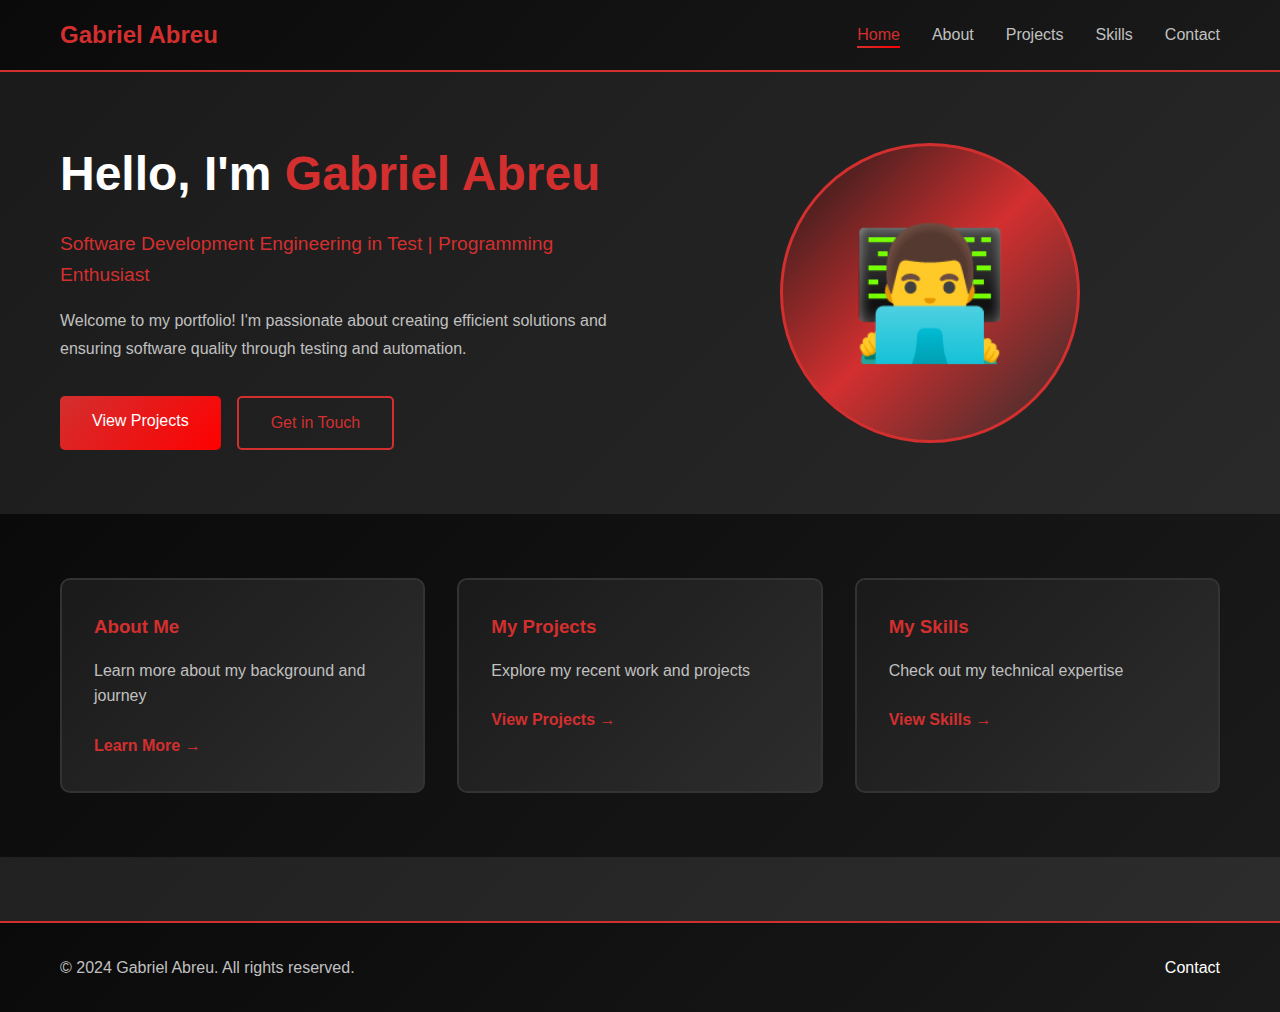
<file: index.html>
<!DOCTYPE html>
<html lang="en">
<head>
    <meta charset="UTF-8">
    <meta name="viewport" content="width=device-width, initial-scale=1.0">
    <title>Gabriel Abreu - Portfolio</title>
    <link rel="stylesheet" href="styles.css">
</head>
<body>
    <!-- Navigation -->
    <nav class="navbar">
        <div class="nav-container">
            <div class="logo">Gabriel Abreu</div>
            <ul class="nav-menu">
                <li><a href="index.html" class="active">Home</a></li>
                <li><a href="about.html">About</a></li>
                <li><a href="projects.html">Projects</a></li>
                <li><a href="skills.html">Skills</a></li>
                <li><a href="contact.html">Contact</a></li>
            </ul>
            <div class="hamburger">
                <span></span>
                <span></span>
                <span></span>
            </div>
        </div>
    </nav>

    <!-- Hero Section -->
    <section class="hero">
        <div class="hero-content">
            <h1>Hello, I'm <span class="highlight">Gabriel Abreu</span></h1>
            <p class="hero-subtitle">Software Development Engineering in Test | Programming Enthusiast</p>
            <p class="hero-description">Welcome to my portfolio! I'm passionate about creating efficient solutions and ensuring software quality through testing and automation.</p>
            <div class="hero-buttons">
                <a href="projects.html" class="btn btn-primary">View Projects</a>
                <a href="contact.html" class="btn btn-secondary">Get in Touch</a>
            </div>
        </div>
        <div class="hero-image">
            <div class="placeholder-image">👨‍💻</div>
        </div>
    </section>

    <!-- Quick Links -->
    <section class="quick-links">
        <div class="container">
            <div class="link-card">
                <h3>About Me</h3>
                <p>Learn more about my background and journey</p>
                <a href="about.html" class="link-btn">Learn More →</a>
            </div>
            <div class="link-card">
                <h3>My Projects</h3>
                <p>Explore my recent work and projects</p>
                <a href="projects.html" class="link-btn">View Projects →</a>
            </div>
            <div class="link-card">
                <h3>My Skills</h3>
                <p>Check out my technical expertise</p>
                <a href="skills.html" class="link-btn">View Skills →</a>
            </div>
        </div>
    </section>

    <!-- Footer -->
    <footer class="footer">
        <div class="container">
            <p>&copy; 2024 Gabriel Abreu. All rights reserved.</p>
            <div class="social-links">
                <a href="contact.html">Contact</a>
            </div>
        </div>
    </footer>

    <script src="script.js"></script>
</body>
</html>
</file>
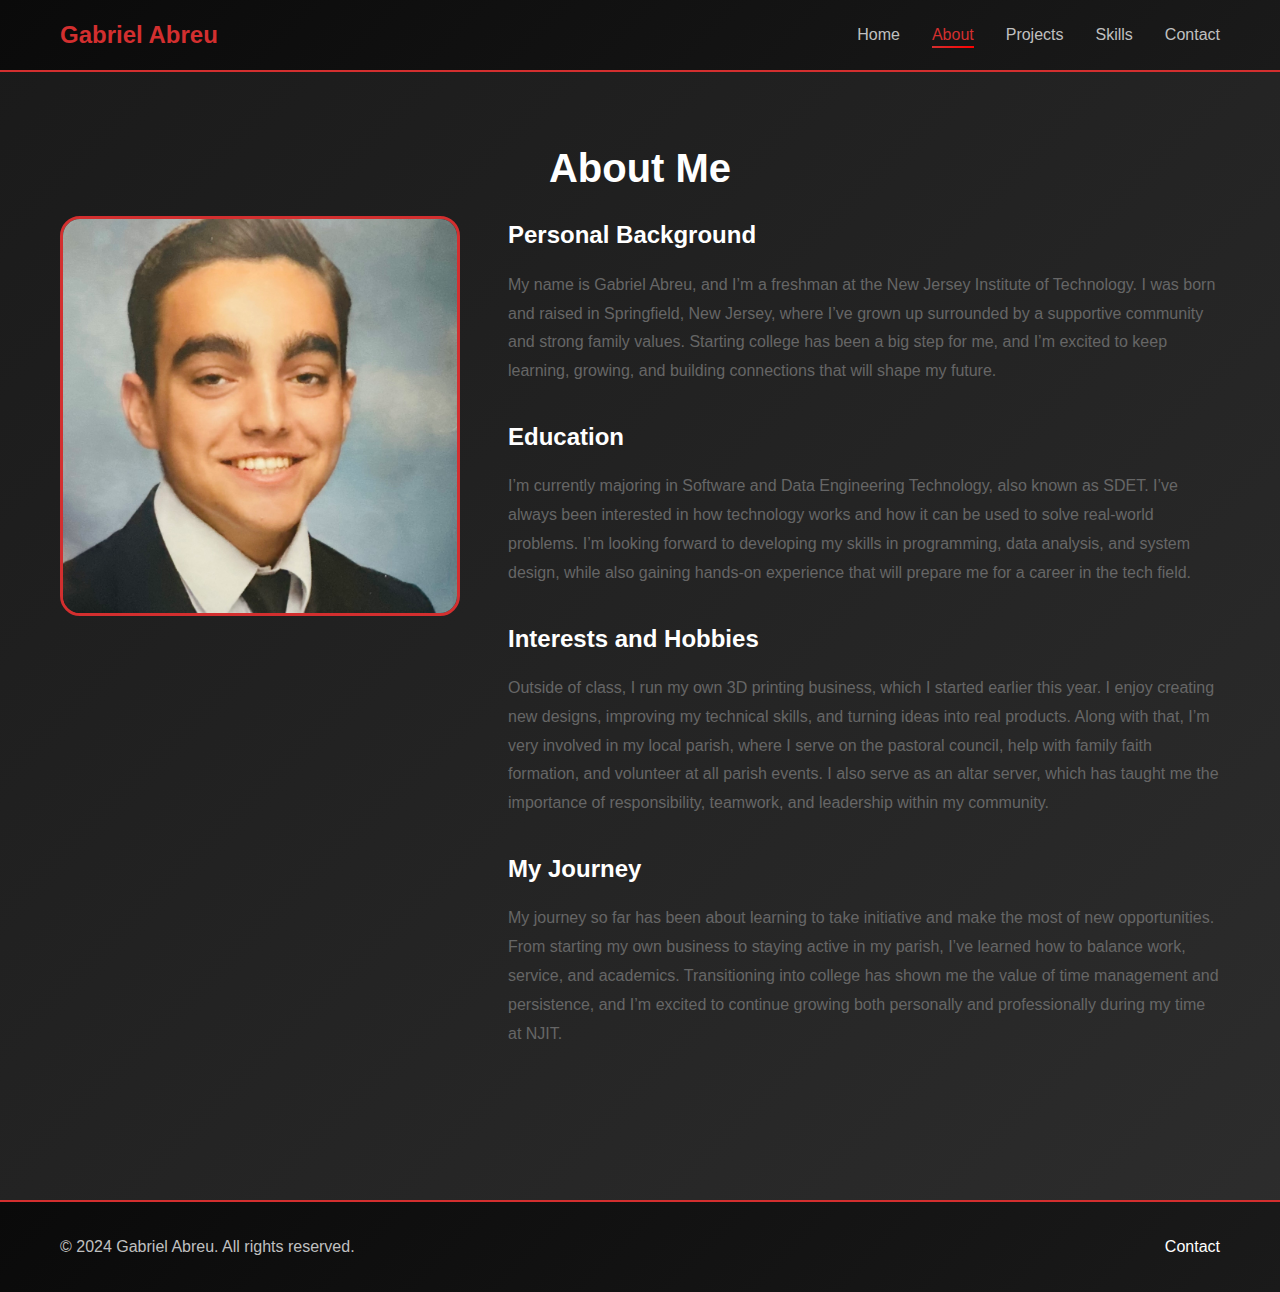
<file: about.html>
<!DOCTYPE html>
<html lang="en">
<head>
    <meta charset="UTF-8">
    <meta name="viewport" content="width=device-width, initial-scale=1.0">
    <title>About Me - Gabriel's Portfolio</title>
    <link rel="stylesheet" href="styles.css">
</head>
<body>
    <!-- Navigation -->
    <nav class="navbar">
        <div class="nav-container">
            <div class="logo">Gabriel Abreu</div>
            <ul class="nav-menu">
                <li><a href="index.html">Home</a></li>
                <li><a href="about.html" class="active">About</a></li>
                <li><a href="projects.html">Projects</a></li>
                <li><a href="skills.html">Skills</a></li>
                <li><a href="contact.html">Contact</a></li>
            </ul>
            <div class="hamburger">
                <span></span>
                <span></span>
                <span></span>
            </div>
        </div>
    </nav>

    <!-- About Section -->
    <section class="page-section">
        <div class="container">
            <h1 class="page-title">About Me</h1>
            
            <div class="about-content">
                <div class="about-image">
                    <img src="images/IMG_4500.jpeg" alt="Gabriel Abreu" class="profile-image-large">
                </div>
                
                <div class="about-text">
                    <h2>Personal Background</h2>
                    <p>
                        My name is Gabriel Abreu, and I’m a freshman at the New Jersey Institute of Technology. I was born and raised in Springfield, New Jersey, where I’ve grown up surrounded by a supportive community and strong family values. Starting college has been a big step for me, and I’m excited to keep learning, growing, and building connections that will shape my future.
                    </p>

                    <h2>Education</h2>
                    <p>
                        I’m currently majoring in Software and Data Engineering Technology, also known as SDET. I’ve always been interested in how technology works and how it can be used to solve real-world problems. I’m looking forward to developing my skills in programming, data analysis, and system design, while also gaining hands-on experience that will prepare me for a career in the tech field.
                    </p>

                    <h2>Interests and Hobbies</h2>
                    <p>
                        Outside of class, I run my own 3D printing business, which I started earlier this year. I enjoy creating new designs, improving my technical skills, and turning ideas into real products. Along with that, I’m very involved in my local parish, where I serve on the pastoral council, help with family faith formation, and volunteer at all parish events. I also serve as an altar server, which has taught me the importance of responsibility, teamwork, and leadership within my community.
                    </p>

                    <h2>My Journey</h2>
                    <p>
                        My journey so far has been about learning to take initiative and make the most of new opportunities. From starting my own business to staying active in my parish, I’ve learned how to balance work, service, and academics. Transitioning into college has shown me the value of time management and persistence, and I’m excited to continue growing both personally and professionally during my time at NJIT.
                    </p>
                </div>
            </div>
        </div>
    </section>

    <!-- Footer -->
    <footer class="footer">
        <div class="container">
            <p>&copy; 2024 Gabriel Abreu. All rights reserved.</p>
            <div class="social-links">
                <a href="contact.html">Contact</a>
            </div>
        </div>
    </footer>

    <script src="script.js"></script>
</body>
</html>
</file>
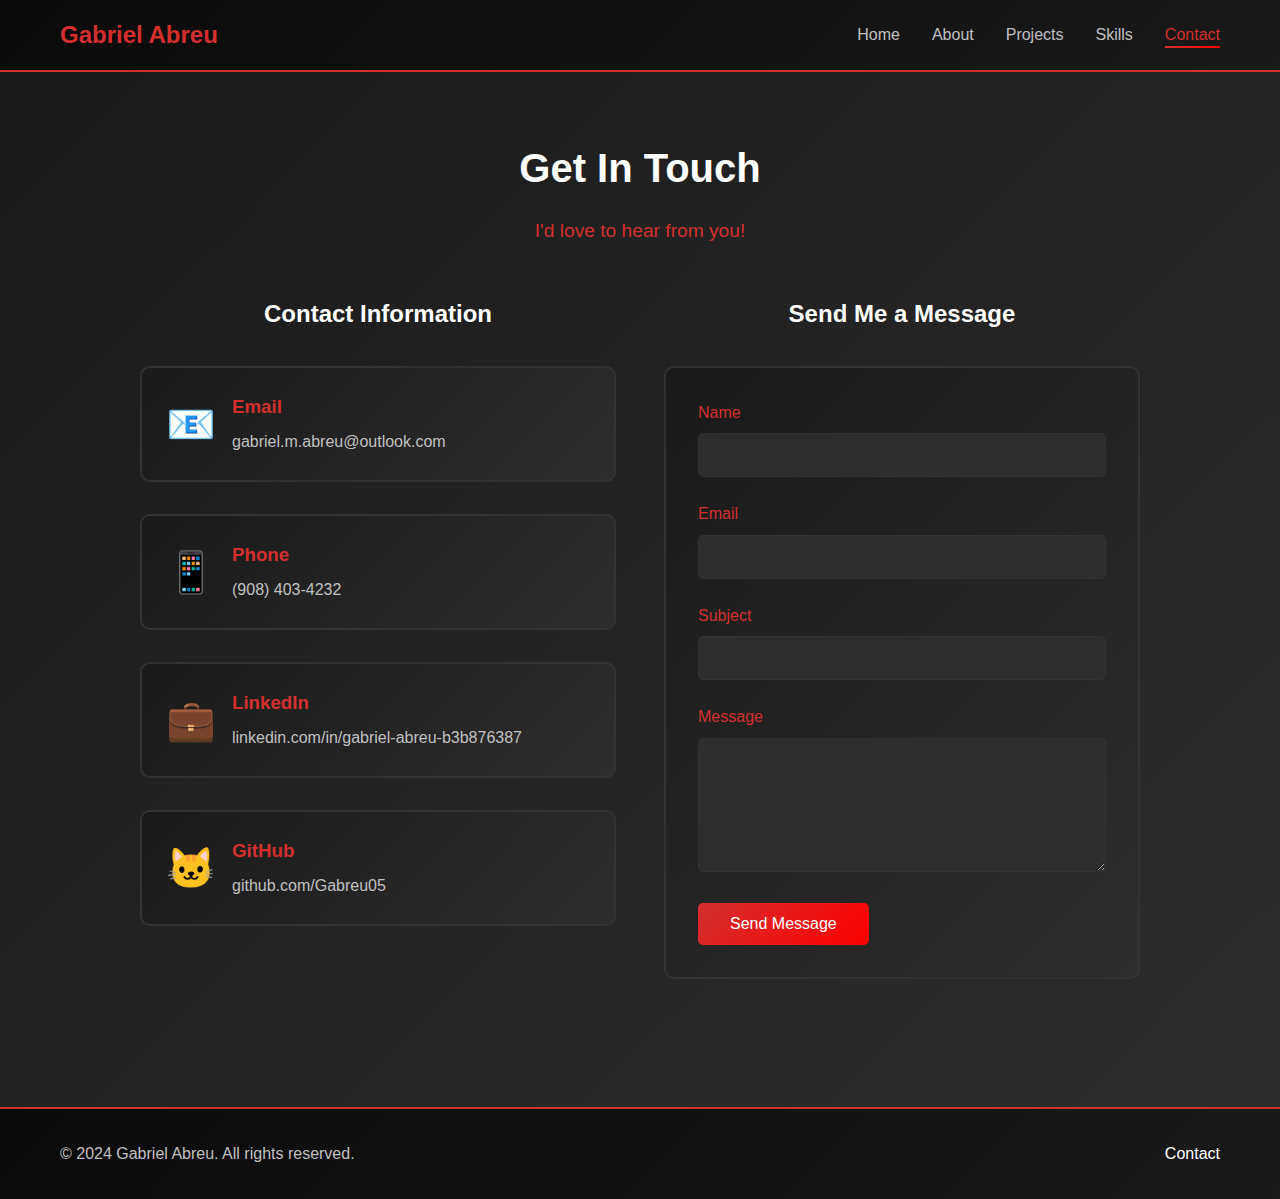
<file: contact.html>
<!DOCTYPE html>
<html lang="en">
<head>
    <meta charset="UTF-8">
    <meta name="viewport" content="width=device-width, initial-scale=1.0">
    <title>Contact - Gabriel's Portfolio</title>
    <link rel="stylesheet" href="styles.css">
</head>
<body>
    <!-- Navigation -->
    <nav class="navbar">
        <div class="nav-container">
            <div class="logo">Gabriel Abreu</div>
            <ul class="nav-menu">
                <li><a href="index.html">Home</a></li>
                <li><a href="about.html">About</a></li>
                <li><a href="projects.html">Projects</a></li>
                <li><a href="skills.html">Skills</a></li>
                <li><a href="contact.html" class="active">Contact</a></li>
            </ul>
            <div class="hamburger">
                <span></span>
                <span></span>
                <span></span>
            </div>
        </div>
    </nav>

    <!-- Contact Section -->
    <section class="page-section">
        <div class="container">
            <h1 class="page-title">Get In Touch</h1>
            <p class="page-subtitle">I'd love to hear from you!</p>
            
            <div class="contact-container">
                <!-- Contact Info -->
                <div class="contact-info">
                    <h2>Contact Information</h2>
                    <div class="contact-item">
                        <div class="contact-icon">📧</div>
                        <div>
                            <h3>Email</h3>
                            <p><a href="mailto:gabriel.m.abreu@outlook.com">gabriel.m.abreu@outlook.com</a></p>
                        </div>
                    </div>
                    <div class="contact-item">
                        <div class="contact-icon">📱</div>
                        <div>
                            <h3>Phone</h3>
                            <p><a href="tel:9084034232">(908) 403-4232</a></p>
                        </div>
                    </div>
                    <div class="contact-item">
                        <div class="contact-icon">💼</div>
                        <div>
                            <h3>LinkedIn</h3>
                            <p><a href="https://www.linkedin.com/in/gabriel-abreu-b3b876387/" target="_blank">linkedin.com/in/gabriel-abreu-b3b876387</a></p>
                        </div>
                    </div>
                    <div class="contact-item">
                        <div class="contact-icon">🐱</div>
                        <div>
                            <h3>GitHub</h3>
                            <p><a href="https://github.com/Gabreu05" target="_blank">github.com/Gabreu05</a></p>
                        </div>
                    </div>
                </div>

                <!-- Contact Form -->
                <div class="contact-form-container">
                    <h2>Send Me a Message</h2>
                    <form class="contact-form" id="contactForm">
                        <div class="form-group">
                            <label for="name">Name</label>
                            <input type="text" id="name" name="name" required>
                        </div>
                        <div class="form-group">
                            <label for="email">Email</label>
                            <input type="email" id="email" name="email" required>
                        </div>
                        <div class="form-group">
                            <label for="subject">Subject</label>
                            <input type="text" id="subject" name="subject" required>
                        </div>
                        <div class="form-group">
                            <label for="message">Message</label>
                            <textarea id="message" name="message" rows="6" required></textarea>
                        </div>
                        <button type="submit" class="btn btn-primary">Send Message</button>
                    </form>
                </div>
            </div>
        </div>
    </section>

    <!-- Footer -->
    <footer class="footer">
        <div class="container">
            <p>&copy; 2024 Gabriel Abreu. All rights reserved.</p>
            <div class="social-links">
                <a href="contact.html">Contact</a>
            </div>
        </div>
    </footer>

    <script src="script.js"></script>
    <script>
        document.addEventListener('DOMContentLoaded', () => {
            document.body.classList.add('loaded');
        });
    </script>
</body>
</html>
</file>
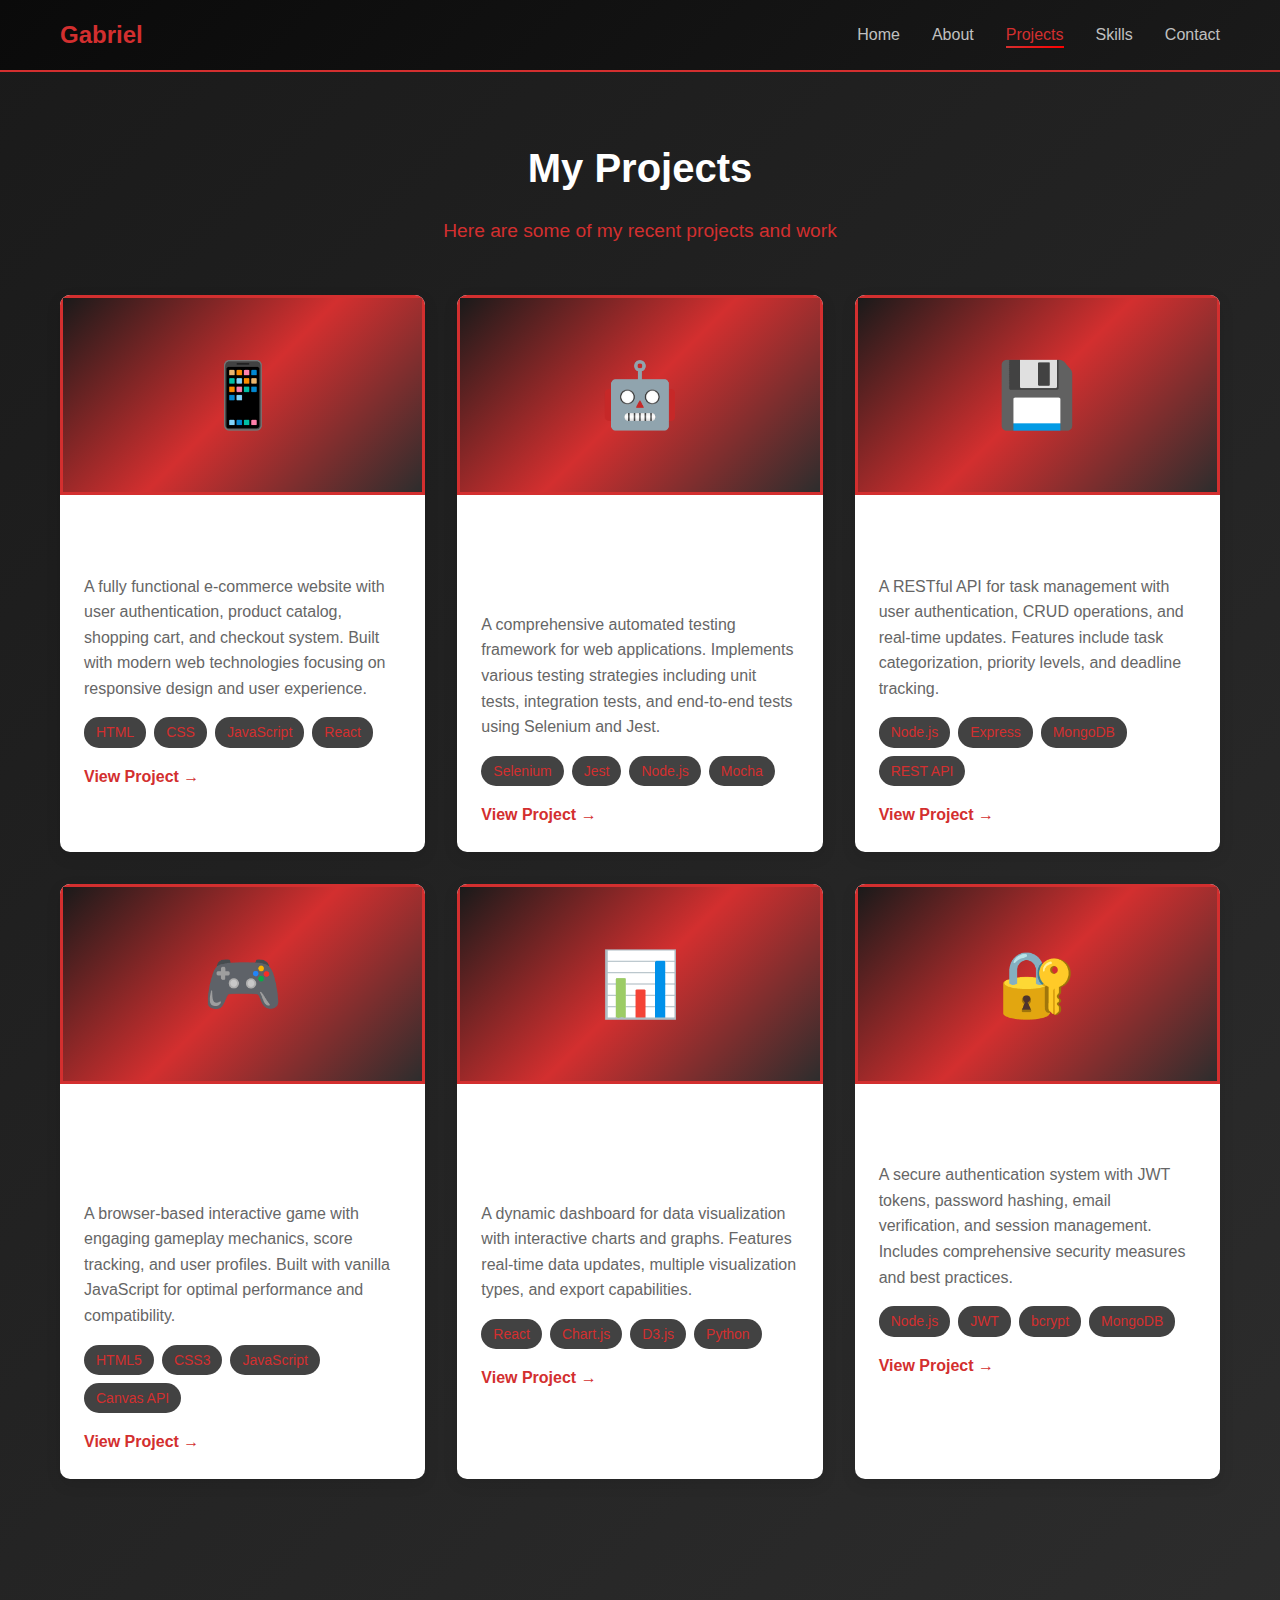
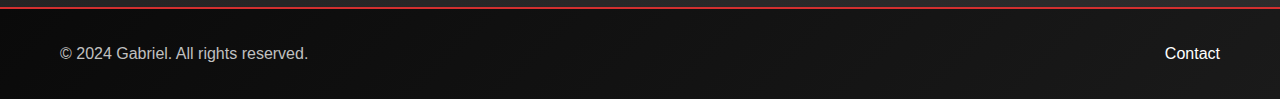
<file: projects.html>
<!DOCTYPE html>
<html lang="en">
<head>
    <meta charset="UTF-8">
    <meta name="viewport" content="width=device-width, initial-scale=1.0">
    <title>Projects - Gabriel's Portfolio</title>
    <link rel="stylesheet" href="styles.css">
</head>
<body>
    <!-- Navigation -->
    <nav class="navbar">
        <div class="nav-container">
            <div class="logo">Gabriel</div>
            <ul class="nav-menu">
                <li><a href="index.html">Home</a></li>
                <li><a href="about.html">About</a></li>
                <li><a href="projects.html" class="active">Projects</a></li>
                <li><a href="skills.html">Skills</a></li>
                <li><a href="contact.html">Contact</a></li>
            </ul>
            <div class="hamburger">
                <span></span>
                <span></span>
                <span></span>
            </div>
        </div>
    </nav>

    <!-- Projects Section -->
    <section class="page-section">
        <div class="container">
            <h1 class="page-title">My Projects</h1>
            <p class="page-subtitle">Here are some of my recent projects and work</p>
            
            <div class="projects-grid">
                <!-- Project 1 -->
                <div class="project-card">
                    <div class="project-image">
                        <div class="placeholder-image">📱</div>
                    </div>
                    <div class="project-content">
                        <h2>E-Commerce Website</h2>
                        <p>
                            A fully functional e-commerce website with user authentication, product catalog, 
                            shopping cart, and checkout system. Built with modern web technologies focusing 
                            on responsive design and user experience.
                        </p>
                        <div class="project-tech">
                            <span class="tech-tag">HTML</span>
                            <span class="tech-tag">CSS</span>
                            <span class="tech-tag">JavaScript</span>
                            <span class="tech-tag">React</span>
                        </div>
                        <a href="#" class="project-link">View Project →</a>
                    </div>
                </div>

                <!-- Project 2 -->
                <div class="project-card">
                    <div class="project-image">
                        <div class="placeholder-image">🤖</div>
                    </div>
                    <div class="project-content">
                        <h2>Automated Testing Framework</h2>
                        <p>
                            A comprehensive automated testing framework for web applications. Implements 
                            various testing strategies including unit tests, integration tests, and end-to-end 
                            tests using Selenium and Jest.
                        </p>
                        <div class="project-tech">
                            <span class="tech-tag">Selenium</span>
                            <span class="tech-tag">Jest</span>
                            <span class="tech-tag">Node.js</span>
                            <span class="tech-tag">Mocha</span>
                        </div>
                        <a href="#" class="project-link">View Project →</a>
                    </div>
                </div>

                <!-- Project 3 -->
                <div class="project-card">
                    <div class="project-image">
                        <div class="placeholder-image">💾</div>
                    </div>
                    <div class="project-content">
                        <h2>Task Management API</h2>
                        <p>
                            A RESTful API for task management with user authentication, CRUD operations, 
                            and real-time updates. Features include task categorization, priority levels, 
                            and deadline tracking.
                        </p>
                        <div class="project-tech">
                            <span class="tech-tag">Node.js</span>
                            <span class="tech-tag">Express</span>
                            <span class="tech-tag">MongoDB</span>
                            <span class="tech-tag">REST API</span>
                        </div>
                        <a href="#" class="project-link">View Project →</a>
                    </div>
                </div>

                <!-- Project 4 -->
                <div class="project-card">
                    <div class="project-image">
                        <div class="placeholder-image">🎮</div>
                    </div>
                    <div class="project-content">
                        <h2>Interactive Game Application</h2>
                        <p>
                            A browser-based interactive game with engaging gameplay mechanics, score 
                            tracking, and user profiles. Built with vanilla JavaScript for optimal 
                            performance and compatibility.
                        </p>
                        <div class="project-tech">
                            <span class="tech-tag">HTML5</span>
                            <span class="tech-tag">CSS3</span>
                            <span class="tech-tag">JavaScript</span>
                            <span class="tech-tag">Canvas API</span>
                        </div>
                        <a href="#" class="project-link">View Project →</a>
                    </div>
                </div>

                <!-- Project 5 -->
                <div class="project-card">
                    <div class="project-image">
                        <div class="placeholder-image">📊</div>
                    </div>
                    <div class="project-content">
                        <h2>Data Visualization Dashboard</h2>
                        <p>
                            A dynamic dashboard for data visualization with interactive charts and graphs. 
                            Features real-time data updates, multiple visualization types, and export 
                            capabilities.
                        </p>
                        <div class="project-tech">
                            <span class="tech-tag">React</span>
                            <span class="tech-tag">Chart.js</span>
                            <span class="tech-tag">D3.js</span>
                            <span class="tech-tag">Python</span>
                        </div>
                        <a href="#" class="project-link">View Project →</a>
                    </div>
                </div>

                <!-- Project 6 -->
                <div class="project-card">
                    <div class="project-image">
                        <div class="placeholder-image">🔐</div>
                    </div>
                    <div class="project-content">
                        <h2>Authentication System</h2>
                        <p>
                            A secure authentication system with JWT tokens, password hashing, email 
                            verification, and session management. Includes comprehensive security measures 
                            and best practices.
                        </p>
                        <div class="project-tech">
                            <span class="tech-tag">Node.js</span>
                            <span class="tech-tag">JWT</span>
                            <span class="tech-tag">bcrypt</span>
                            <span class="tech-tag">MongoDB</span>
                        </div>
                        <a href="#" class="project-link">View Project →</a>
                    </div>
                </div>
            </div>
        </div>
    </section>

    <!-- Footer -->
    <footer class="footer">
        <div class="container">
            <p>&copy; 2024 Gabriel. All rights reserved.</p>
            <div class="social-links">
                <a href="contact.html">Contact</a>
            </div>
        </div>
    </footer>

    <script src="script.js"></script>
</body>
</html>
</file>
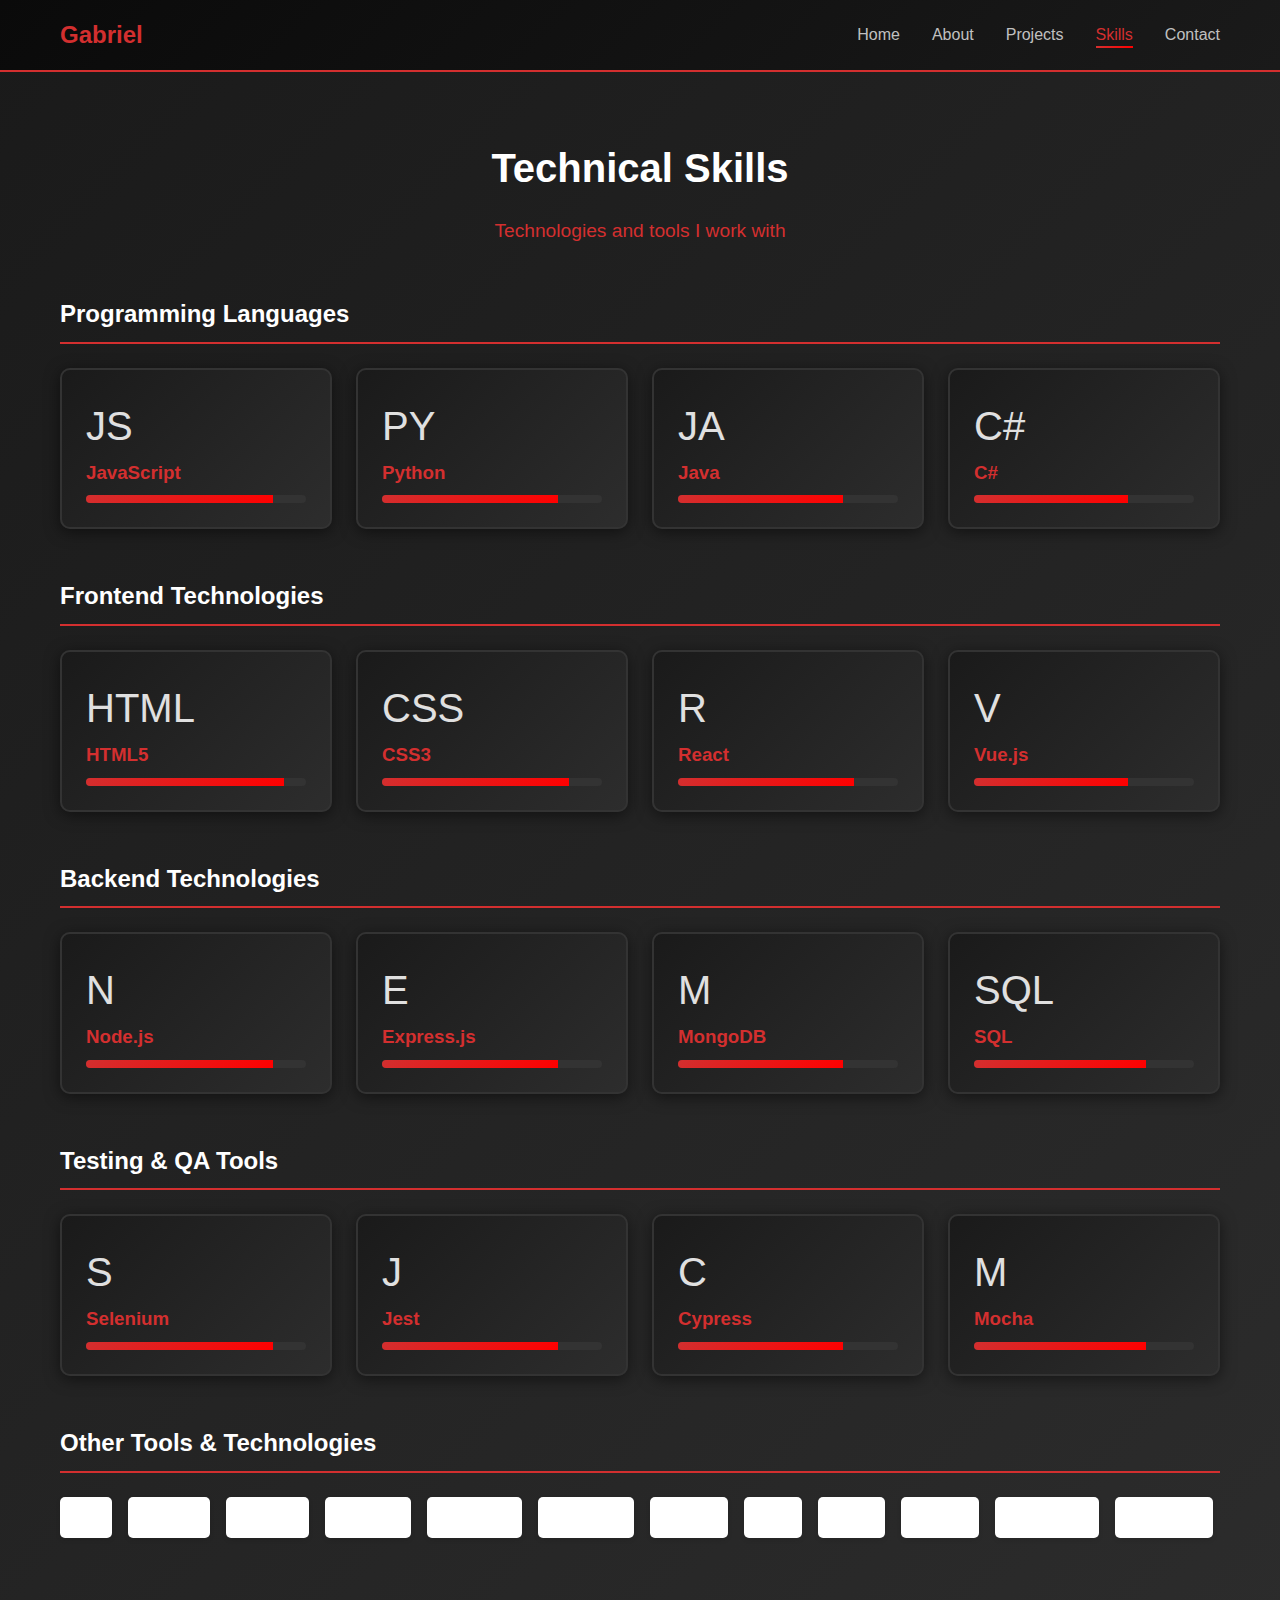
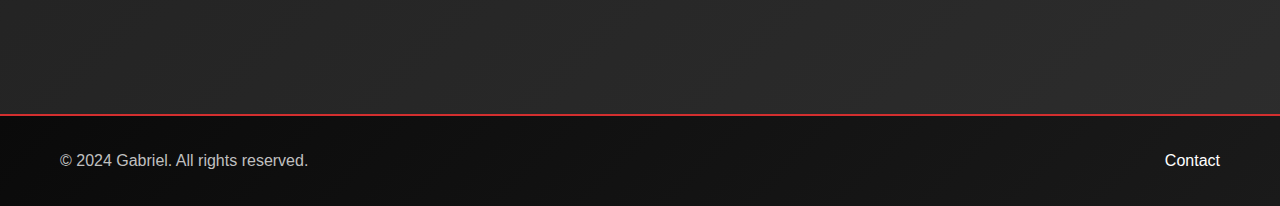
<file: skills.html>
<!DOCTYPE html>
<html lang="en">
<head>
    <meta charset="UTF-8">
    <meta name="viewport" content="width=device-width, initial-scale=1.0">
    <title>Skills - Gabriel's Portfolio</title>
    <link rel="stylesheet" href="styles.css">
</head>
<body>
    <!-- Navigation -->
    <nav class="navbar">
        <div class="nav-container">
            <div class="logo">Gabriel</div>
            <ul class="nav-menu">
                <li><a href="index.html">Home</a></li>
                <li><a href="about.html">About</a></li>
                <li><a href="projects.html">Projects</a></li>
                <li><a href="skills.html" class="active">Skills</a></li>
                <li><a href="contact.html">Contact</a></li>
            </ul>
            <div class="hamburger">
                <span></span>
                <span></span>
                <span></span>
            </div>
        </div>
    </nav>

    <!-- Skills Section -->
    <section class="page-section">
        <div class="container">
            <h1 class="page-title">Technical Skills</h1>
            <p class="page-subtitle">Technologies and tools I work with</p>
            
            <!-- Programming Languages -->
            <div class="skills-category">
                <h2>Programming Languages</h2>
                <div class="skills-grid">
                    <div class="skill-item">
                        <div class="skill-icon">JS</div>
                        <h3>JavaScript</h3>
                        <div class="skill-bar">
                            <div class="skill-progress" style="width: 85%"></div>
                        </div>
                    </div>
                    <div class="skill-item">
                        <div class="skill-icon">PY</div>
                        <h3>Python</h3>
                        <div class="skill-bar">
                            <div class="skill-progress" style="width: 80%"></div>
                        </div>
                    </div>
                    <div class="skill-item">
                        <div class="skill-icon">JA</div>
                        <h3>Java</h3>
                        <div class="skill-bar">
                            <div class="skill-progress" style="width: 75%"></div>
                        </div>
                    </div>
                    <div class="skill-item">
                        <div class="skill-icon">C#</div>
                        <h3>C#</h3>
                        <div class="skill-bar">
                            <div class="skill-progress" style="width: 70%"></div>
                        </div>
                    </div>
                </div>
            </div>

            <!-- Frontend Technologies -->
            <div class="skills-category">
                <h2>Frontend Technologies</h2>
                <div class="skills-grid">
                    <div class="skill-item">
                        <div class="skill-icon">HTML</div>
                        <h3>HTML5</h3>
                        <div class="skill-bar">
                            <div class="skill-progress" style="width: 90%"></div>
                        </div>
                    </div>
                    <div class="skill-item">
                        <div class="skill-icon">CSS</div>
                        <h3>CSS3</h3>
                        <div class="skill-bar">
                            <div class="skill-progress" style="width: 85%"></div>
                        </div>
                    </div>
                    <div class="skill-item">
                        <div class="skill-icon">R</div>
                        <h3>React</h3>
                        <div class="skill-bar">
                            <div class="skill-progress" style="width: 80%"></div>
                        </div>
                    </div>
                    <div class="skill-item">
                        <div class="skill-icon">V</div>
                        <h3>Vue.js</h3>
                        <div class="skill-bar">
                            <div class="skill-progress" style="width: 70%"></div>
                        </div>
                    </div>
                </div>
            </div>

            <!-- Backend Technologies -->
            <div class="skills-category">
                <h2>Backend Technologies</h2>
                <div class="skills-grid">
                    <div class="skill-item">
                        <div class="skill-icon">N</div>
                        <h3>Node.js</h3>
                        <div class="skill-bar">
                            <div class="skill-progress" style="width: 85%"></div>
                        </div>
                    </div>
                    <div class="skill-item">
                        <div class="skill-icon">E</div>
                        <h3>Express.js</h3>
                        <div class="skill-bar">
                            <div class="skill-progress" style="width: 80%"></div>
                        </div>
                    </div>
                    <div class="skill-item">
                        <div class="skill-icon">M</div>
                        <h3>MongoDB</h3>
                        <div class="skill-bar">
                            <div class="skill-progress" style="width: 75%"></div>
                        </div>
                    </div>
                    <div class="skill-item">
                        <div class="skill-icon">SQL</div>
                        <h3>SQL</h3>
                        <div class="skill-bar">
                            <div class="skill-progress" style="width: 78%"></div>
                        </div>
                    </div>
                </div>
            </div>

            <!-- Testing & Tools -->
            <div class="skills-category">
                <h2>Testing & QA Tools</h2>
                <div class="skills-grid">
                    <div class="skill-item">
                        <div class="skill-icon">S</div>
                        <h3>Selenium</h3>
                        <div class="skill-bar">
                            <div class="skill-progress" style="width: 85%"></div>
                        </div>
                    </div>
                    <div class="skill-item">
                        <div class="skill-icon">J</div>
                        <h3>Jest</h3>
                        <div class="skill-bar">
                            <div class="skill-progress" style="width: 80%"></div>
                        </div>
                    </div>
                    <div class="skill-item">
                        <div class="skill-icon">C</div>
                        <h3>Cypress</h3>
                        <div class="skill-bar">
                            <div class="skill-progress" style="width: 75%"></div>
                        </div>
                    </div>
                    <div class="skill-item">
                        <div class="skill-icon">M</div>
                        <h3>Mocha</h3>
                        <div class="skill-bar">
                            <div class="skill-progress" style="width: 78%"></div>
                        </div>
                    </div>
                </div>
            </div>

            <!-- Other Skills -->
            <div class="skills-category">
                <h2>Other Tools & Technologies</h2>
                <div class="skills-tags">
                    <span class="tag">Git</span>
                    <span class="tag">GitHub</span>
                    <span class="tag">Docker</span>
                    <span class="tag">Jenkins</span>
                    <span class="tag">Postman</span>
                    <span class="tag">VS Code</span>
                    <span class="tag">IntelliJ</span>
                    <span class="tag">Jira</span>
                    <span class="tag">Agile</span>
                    <span class="tag">Scrum</span>
                    <span class="tag">REST API</span>
                    <span class="tag">GraphQL</span>
                </div>
            </div>
        </div>
    </section>

    <!-- Footer -->
    <footer class="footer">
        <div class="container">
            <p>&copy; 2024 Gabriel. All rights reserved.</p>
            <div class="social-links">
                <a href="contact.html">Contact</a>
            </div>
        </div>
    </footer>

    <script src="script.js"></script>
</body>
</html>
</file>
<file: styles.css>
/* Global Styles */
* {
    margin: 0;
    padding: 0;
    box-sizing: border-box;
}

body {
    font-family: 'Segoe UI', Tahoma, Geneva, Verdana, sans-serif;
    line-height: 1.6;
    color: #e0e0e0;
    background: linear-gradient(135deg, #1a1a1a 0%, #2d2d2d 50%, #1a1a1a 100%);
    background-size: 200% 200%;
    animation: move-gradient 15s ease infinite;
    min-height: 100vh;
}

@keyframes move-gradient {
    0% {
        background-position: 0% 50%;
    }
    50% {
        background-position: 100% 50%;
    }
    100% {
        background-position: 0% 50%;
    }
}

.container {
    max-width: 1200px;
    margin: 0 auto;
    padding: 0 20px;
}

/* Navigation */
.navbar {
    background: linear-gradient(135deg, #0a0a0a 0%, #1a1a1a 100%);
    position: sticky;
    top: 0;
    z-index: 1000;
    border-bottom: 2px solid #d32f2f;
}

.nav-container {
    max-width: 1200px;
    margin: 0 auto;
    padding: 1rem 20px;
    display: flex;
    justify-content: space-between;
    align-items: center;
}

.logo {
    font-size: 1.5rem;
    font-weight: bold;
    color: #d32f2f;
    transition: all 0.3s;
}

.logo:hover {
    color: #ff0000;
    transform: scale(1.05);
}

.nav-menu {
    display: flex;
    list-style: none;
    gap: 2rem;
}

.nav-menu a {
    text-decoration: none;
    color: #c0c0c0;
    transition: all 0.3s;
    position: relative;
}

.nav-menu a:hover,
.nav-menu a.active {
    color: #d32f2f;
}

.nav-menu a.active::after {
    content: '';
    position: absolute;
    bottom: -5px;
    left: 0;
    width: 100%;
    height: 2px;
    background: linear-gradient(90deg, #d32f2f, #ff0000);
}

.hamburger {
    display: none;
    flex-direction: column;
    cursor: pointer;
}

.hamburger span {
    width: 25px;
    height: 3px;
    background: #d32f2f;
    margin: 3px 0;
    transition: 0.3s;
}

.hamburger-active span:nth-child(1) {
    transform: rotate(-45deg) translate(-5px, 6px);
}

.hamburger-active span:nth-child(2) {
    opacity: 0;
}

.hamburger-active span:nth-child(3) {
    transform: rotate(45deg) translate(-5px, -6px);
}

/* Hero Section */
.hero {
    display: flex;
    align-items: center;
    justify-content: space-between;
    padding: 4rem 20px;
    max-width: 1200px;
    margin: 0 auto;
}

.hero-content {
    flex: 1;
    max-width: 600px;
}

.hero h1 {
    font-size: 3rem;
    margin-bottom: 1rem;
    color: #ffffff;
}

.highlight {
    color: #d32f2f;
}

.hero-subtitle {
    font-size: 1.2rem;
    color: #d32f2f;
    margin-bottom: 1rem;
}

.hero-description {
    font-size: 1rem;
    color: #c0c0c0;
    margin-bottom: 2rem;
    line-height: 1.8;
}

.hero-buttons {
    display: flex;
    gap: 1rem;
}

.btn {
    padding: 0.75rem 2rem;
    text-decoration: none;
    border-radius: 5px;
    transition: all 0.3s;
    display: inline-block;
    border: none;
    cursor: pointer;
    font-size: 1rem;
}

.btn-primary {
    background: linear-gradient(135deg, #d32f2f 0%, #ff0000 100%);
    color: white;
}

.btn-primary:hover {
    background: linear-gradient(135deg, #ff0000 0%, #ff4569 100%);
    transform: translateY(-3px);
}

.btn-secondary {
    background: transparent;
    color: #d32f2f;
    border: 2px solid #d32f2f;
}

.btn-secondary:hover {
    background: linear-gradient(135deg, #d32f2f 0%, #ff0000 100%);
    color: white;
}

.hero-image {
    flex: 1;
    text-align: center;
}

.placeholder-image {
    font-size: 8rem;
    background: linear-gradient(135deg, #1a1a1a 0%, #d32f2f 50%, #2d2d2d 100%);
    width: 300px;
    height: 300px;
    display: flex;
    align-items: center;
    justify-content: center;
    border-radius: 50%;
    margin: 0 auto;
    border: 3px solid #d32f2f;
}

.placeholder-image-large {
    font-size: 10rem;
    background: linear-gradient(135deg, #1a1a1a 0%, #d32f2f 50%, #2d2d2d 100%);
    width: 400px;
    height: 400px;
    display: flex;
    align-items: center;
    justify-content: center;
    border-radius: 20px;
    margin: 0 auto;
    border: 3px solid #d32f2f;
}

/* Quick Links */
.quick-links {
    padding: 4rem 20px;
    background: linear-gradient(135deg, #0a0a0a 0%, #1a1a1a 100%);
}

.quick-links .container {
    display: grid;
    grid-template-columns: repeat(auto-fit, minmax(300px, 1fr));
    gap: 2rem;
}

.link-card {
    background: linear-gradient(135deg, #1a1a1a 0%, #2d2d2d 100%);
    padding: 2rem;
    border-radius: 10px;
    transition: transform 0.3s, box-shadow 0.3s, border 0.3s;
    border: 2px solid #333;
}

.link-card:hover {
    transform: translateY(-5px);
    border-color: #d32f2f;
}

.link-card h3 {
    color: #d32f2f;
    margin-bottom: 1rem;
}

.link-card p {
    color: #c0c0c0;
    margin-bottom: 1.5rem;
}

.link-btn {
    color: #d32f2f;
    text-decoration: none;
    font-weight: 600;
    transition: color 0.3s;
}

.link-btn:hover {
    color: #c62828;
}

/* Page Sections */
.page-section {
    padding: 4rem 20px;
}

.page-title {
    font-size: 2.5rem;
    color: #ffffff;
    margin-bottom: 1rem;
    text-align: center;
}

.page-subtitle {
    font-size: 1.2rem;
    color: #d32f2f;
    text-align: center;
    margin-bottom: 3rem;
}

/* About Page */
.about-content {
    display: grid;
    grid-template-columns: 1fr 2fr;
    gap: 3rem;
    align-items: start;
}

.about-text h2 {
    color: #ffffff;
    margin-top: 2rem;
    margin-bottom: 1rem;
}

.about-text h2:first-child {
    margin-top: 0;
}

.about-text p {
    color: #666;
    margin-bottom: 1.5rem;
    line-height: 1.8;
}

/* Projects */
.projects-grid {
    display: grid;
    grid-template-columns: repeat(auto-fit, minmax(350px, 1fr));
    gap: 2rem;
    margin-top: 2rem;
}

.project-card {
    background: #fff;
    border-radius: 10px;
    overflow: hidden;
    box-shadow: 0 5px 15px rgba(0, 0, 0, 0.1);
    transition: transform 0.3s, box-shadow 0.3s;
}

.project-card:hover {
    transform: translateY(-5px);
}

.project-image {
    height: 200px;
    background: linear-gradient(135deg, #d32f2f 0%, #c62828 100%);
    display: flex;
    align-items: center;
    justify-content: center;
}

.project-image .placeholder-image {
    width: 100%;
    height: 100%;
    border-radius: 0;
    font-size: 4rem;
}

.project-content {
    padding: 1.5rem;
}

.project-content h2 {
    color: #ffffff;
    margin-bottom: 1rem;
}

.project-content p {
    color: #666;
    margin-bottom: 1rem;
    line-height: 1.6;
}

.project-tech {
    display: flex;
    flex-wrap: wrap;
    gap: 0.5rem;
    margin-bottom: 1rem;
}

.tech-tag {
    background: #424242;
    color: #d32f2f;
    padding: 0.25rem 0.75rem;
    border-radius: 15px;
    font-size: 0.875rem;
}

.project-link {
    color: #d32f2f;
    text-decoration: none;
    font-weight: 600;
    transition: color 0.3s;
}

.project-link:hover {
    color: #c62828;
}

/* Empty Projects */
.empty-projects {
    background: #fff;
    border-radius: 10px;
    padding: 4rem 2rem;
    text-align: center;
    box-shadow: 0 5px 15px rgba(0, 0, 0, 0.1);
    grid-column: 1 / -1;
}

.empty-icon {
    font-size: 4rem;
    margin-bottom: 1.5rem;
}

.empty-projects h2 {
    color: #ffffff;
    margin-bottom: 1rem;
}

.empty-projects p {
    color: #666;
    font-size: 1.1rem;
}

/* Skills */
.skills-category {
    margin-bottom: 3rem;
}

.skills-category h2 {
    color: #ffffff;
    margin-bottom: 1.5rem;
    border-bottom: 2px solid #d32f2f;
    padding-bottom: 0.5rem;
}

.skills-grid {
    display: grid;
    grid-template-columns: repeat(auto-fit, minmax(250px, 1fr));
    gap: 1.5rem;
}

.skill-item {
    background: linear-gradient(135deg, #1a1a1a 0%, #2d2d2d 100%);
    padding: 1.5rem;
    border-radius: 10px;
    box-shadow: 0 3px 15px rgba(0, 0, 0, 0.5);
    border: 2px solid #333;
    transition: all 0.3s;
}

.skill-item:hover {
    border-color: #d32f2f;
}

.skill-icon {
    font-size: 2.5rem;
}

.skill-item h3 {
    color: #d32f2f;
    margin-bottom: 0.5rem;
}

.skill-bar {
    background: #333;
    height: 8px;
    border-radius: 4px;
    overflow: hidden;
}

.skill-progress {
    background: linear-gradient(135deg, #d32f2f 0%, #ff0000 100%);
    height: 100%;
    transition: width 1s ease;
}

.skills-tags {
    display: flex;
    flex-wrap: wrap;
    gap: 1rem;
}

.tag {
    background: #fff;
    padding: 0.5rem 1rem;
    border-radius: 5px;
    box-shadow: 0 2px 5px rgba(0, 0, 0, 0.1);
    color: #ffffff;
    font-weight: 500;
}

/* Contact */
.contact-container {
    display: grid;
    grid-template-columns: 1fr 1fr;
    gap: 3rem;
    max-width: 1000px;
    margin: 0 auto;
}

.contact-info h2,
.contact-form-container h2 {
    color: #ffffff;
    margin-bottom: 2rem;
    text-align: center;
}

.contact-form-container {
    opacity: 0;
    transform: translateY(20px);
    transition: opacity 0.5s ease, transform 0.5s ease;
}

.loaded .contact-form-container {
    opacity: 1;
    transform: translateY(0);
}

.contact-item {
    display: flex;
    gap: 1rem;
    margin-bottom: 2rem;
    background: linear-gradient(135deg, #1a1a1a 0%, #2d2d2d 100%);
    padding: 1.5rem;
    border-radius: 10px;
    border: 2px solid #333;
    transition: transform 0.3s, border-color 0.3s;
}

.contact-item:hover {
    transform: scale(1.05);
    border-color: #d32f2f;
}

.contact-icon {
    font-size: 2.5rem;
}

.contact-item h3 {
    color: #d32f2f;
    margin-bottom: 0.5rem;
}

.contact-item p {
    color: #c0c0c0;
}

.contact-item a {
    color: #c0c0c0;
    text-decoration: none;
    transition: color 0.3s;
}

.contact-item a:hover {
    color: #d32f2f;
}

.contact-form {
    background: linear-gradient(135deg, #1a1a1a 0%, #2d2d2d 100%);
    padding: 2rem;
    border-radius: 10px;
    border: 2px solid #333;
}

.form-group {
    margin-bottom: 1.5rem;
}

.form-group label {
    display: block;
    color: #d32f2f;
    margin-bottom: 0.5rem;
    font-weight: 500;
}

.form-group input,
.form-group textarea {
    width: 100%;
    padding: 0.75rem;
    border: 1px solid #333;
    border-radius: 5px;
    font-family: inherit;
    font-size: 1rem;
    background: #2d2d2d;
    color: #e0e0e0;
}

.form-group input:focus,
.form-group textarea:focus {
    outline: none;
    border-color: #d32f2f;
}

/* Footer */
.footer {
    background: linear-gradient(135deg, #0a0a0a 0%, #1a1a1a 100%);
    color: #c0c0c0;
    padding: 2rem 20px;
    margin-top: 4rem;
    border-top: 2px solid #d32f2f;
}

.footer .container {
    display: flex;
    justify-content: space-between;
    align-items: center;
}

.social-links {
    display: flex;
    gap: 1rem;
}

.social-links a {
    color: #fff;
    text-decoration: none;
    transition: color 0.3s, transform 0.3s;
    display: inline-block;
}

.social-links a:hover {
    color: #d32f2f;
    transform: scale(1.1);
}

/* Responsive */
@media (max-width: 768px) {
    .hamburger {
        display: flex;
    }

    .nav-menu {
        display: none;
        position: absolute;
        top: 100%;
        left: 0;
        width: 100%;
        flex-direction: column;
        background: #fff;
        box-shadow: 0 10px 27px rgba(0, 0, 0, 0.05);
        padding: 1rem 0;
    }

    .nav-menu.active {
        display: flex;
    }

    .nav-menu li {
        padding: 0.5rem 0;
        text-align: center;
    }

    .hero {
        flex-direction: column;
        text-align: center;
    }

    .hero h1 {
        font-size: 2rem;
    }

    .hero-buttons {
        justify-content: center;
    }

    .about-content {
        grid-template-columns: 1fr;
    }

    .contact-container {
        grid-template-columns: 1fr;
    }

    .projects-grid {
        grid-template-columns: 1fr;
    }

    .footer .container {
        flex-direction: column;
        gap: 1rem;
    }
}

@keyframes slide-up-fade-in {
    from {
        opacity: 0;
        transform: translateY(20px);
    }
    to {
        opacity: 1;
        transform: translateY(0);
    }
}

.contact-item:hover .contact-icon {
    animation: bounce 0.6s ease;
}

@keyframes bounce {
    0%, 20%, 50%, 80%, 100% {
        transform: translateY(0);
    }
    40% {
        transform: translateY(-10px);
    }
    60% {
        transform: translateY(-5px);
    }
}

.profile-image {
    width: 300px;
    height: 300px;
    border-radius: 50%;
    object-fit: cover;
    border: 3px solid #d32f2f;
}

.profile-image-large {
    width: 400px;
    height: 400px;
    border-radius: 20px;
    object-fit: cover;
    border: 3px solid #d32f2f;
}

.social-icon {
    width: 2.5rem; /* Adjust size as needed */
    height: 2.5rem; /* Adjust size as needed */
    fill: #d32f2f; /* Change SVG color to red */
    transition: fill 0.3s; /* Smooth transition for color change */
}

.contact-item:hover .social-icon {
    fill: #ff0000; /* Darker red on hover */
}
</file>
